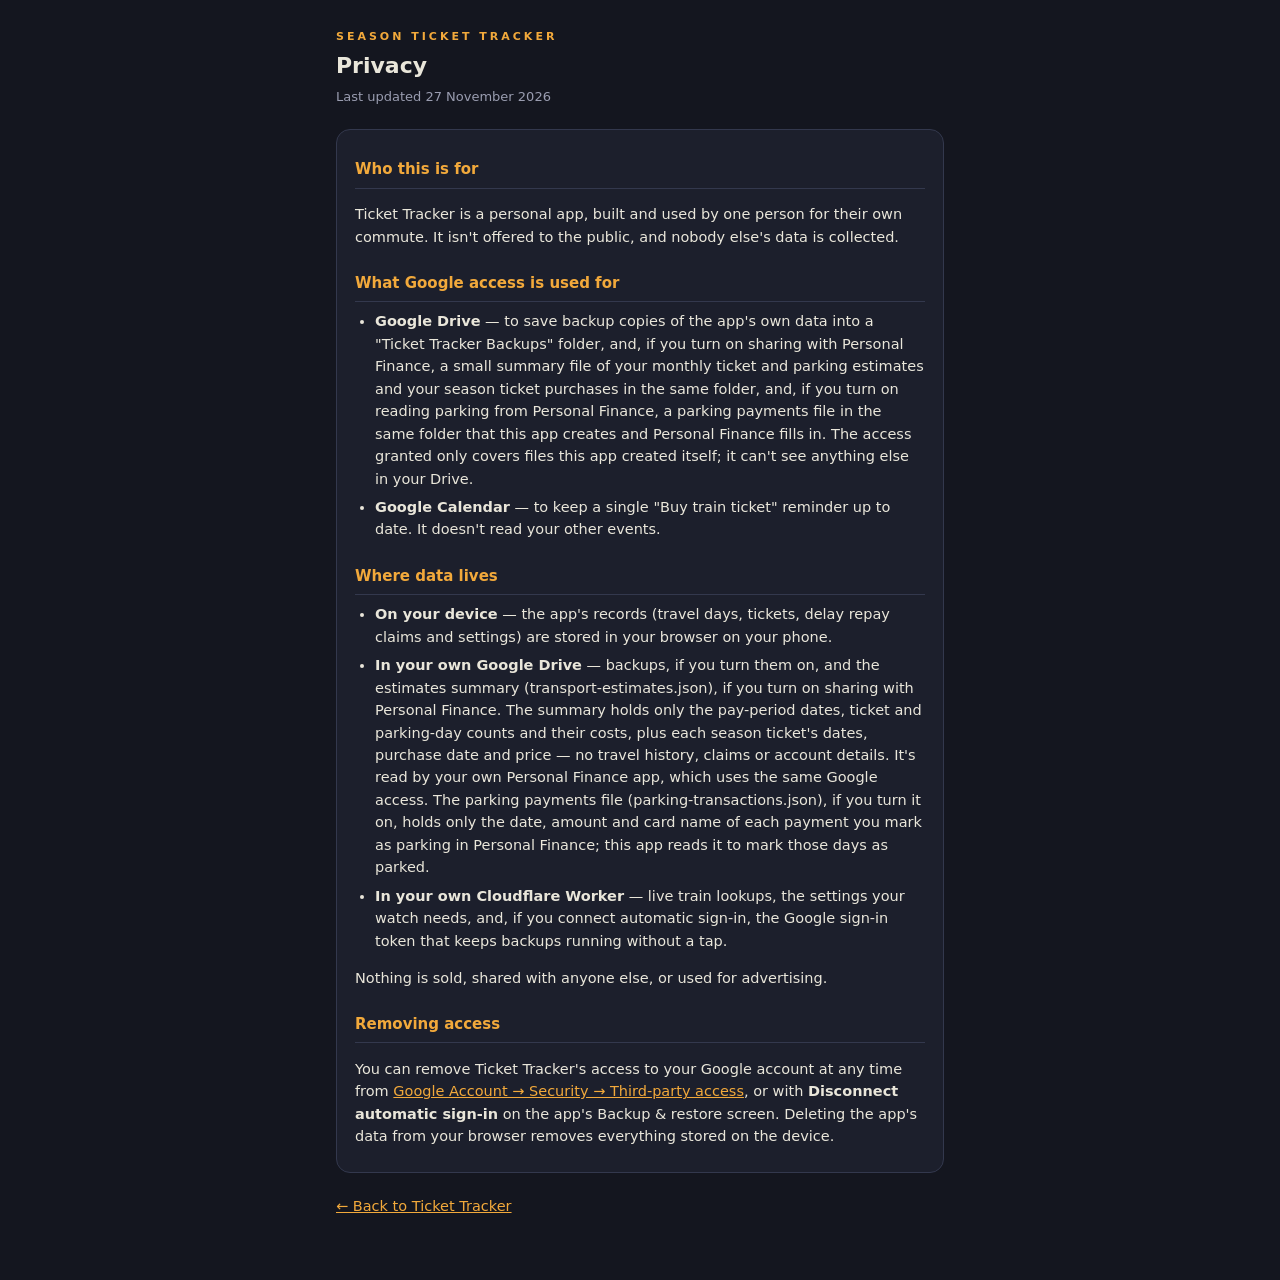
<file: privacy.html>
<!DOCTYPE html>
<html lang="en">
<head>
<meta charset="UTF-8">
<meta name="viewport" content="width=device-width, initial-scale=1.0, viewport-fit=cover">
<title>Ticket Tracker — Privacy</title>
<meta name="theme-color" content="#14161f">
<link rel="icon" href="icons/icon-192.png">
<style>
  :root{
    --board: #14161f;
    --board-2: #1c1f2c;
    --ink: #e9e6da;
    --ink-dim: #9a9db0;
    --amber: #f2a93b;
    --line: #33384d;
  }
  *{ box-sizing: border-box; }
  body{
    margin: 0;
    background: var(--board);
    color: var(--ink);
    font-family: 'Inter', system-ui, -apple-system, 'Segoe UI', sans-serif;
    line-height: 1.55;
  }
  main{
    max-width: 640px;
    margin: 0 auto;
    padding: 28px 16px 48px;
  }
  .eyebrow{
    font-size: 11px;
    letter-spacing: 3px;
    text-transform: uppercase;
    color: var(--amber);
    font-weight: 700;
    margin-bottom: 4px;
  }
  h1{ font-size: 22px; margin: 0 0 4px; font-weight: 800; }
  .updated{ color: var(--ink-dim); font-size: 13px; margin-bottom: 22px; }
  h2{
    font-size: 15px;
    color: var(--amber);
    margin: 24px 0 8px;
    padding-bottom: 6px;
    border-bottom: 1px solid var(--line);
  }
  p, li{ font-size: 14.5px; }
  ul{ padding-left: 20px; margin: 0 0 12px; }
  li{ margin-bottom: 6px; }
  a{ color: var(--amber); }
  .card{
    background: var(--board-2);
    border: 1px solid var(--line);
    border-radius: 14px;
    padding: 4px 18px 10px;
  }
</style>
</head>
<body>
<main>
  <div class="eyebrow">Season Ticket Tracker</div>
  <h1>Privacy</h1>
  <div class="updated">Last updated 27 November 2026</div>

  <div class="card">
    <h2>Who this is for</h2>
    <p>Ticket Tracker is a personal app, built and used by one person for their own commute. It isn't offered to the public, and nobody else's data is collected.</p>

    <h2>What Google access is used for</h2>
    <ul>
      <li><strong>Google Drive</strong> — to save backup copies of the app's own data into a "Ticket Tracker Backups" folder, and, if you turn on sharing with Personal Finance, a small summary file of your monthly ticket and parking estimates and your season ticket purchases in the same folder, and, if you turn on reading parking from Personal Finance, a parking payments file in the same folder that this app creates and Personal Finance fills in. The access granted only covers files this app created itself; it can't see anything else in your Drive.</li>
      <li><strong>Google Calendar</strong> — to keep a single "Buy train ticket" reminder up to date. It doesn't read your other events.</li>
    </ul>

    <h2>Where data lives</h2>
    <ul>
      <li><strong>On your device</strong> — the app's records (travel days, tickets, delay repay claims and settings) are stored in your browser on your phone.</li>
      <li><strong>In your own Google Drive</strong> — backups, if you turn them on, and the estimates summary (transport-estimates.json), if you turn on sharing with Personal Finance. The summary holds only the pay-period dates, ticket and parking-day counts and their costs, plus each season ticket's dates, purchase date and price — no travel history, claims or account details. It's read by your own Personal Finance app, which uses the same Google access. The parking payments file (parking-transactions.json), if you turn it on, holds only the date, amount and card name of each payment you mark as parking in Personal Finance; this app reads it to mark those days as parked.</li>
      <li><strong>In your own Cloudflare Worker</strong> — live train lookups, the settings your watch needs, and, if you connect automatic sign-in, the Google sign-in token that keeps backups running without a tap.</li>
    </ul>
    <p>Nothing is sold, shared with anyone else, or used for advertising.</p>

    <h2>Removing access</h2>
    <p>You can remove Ticket Tracker's access to your Google account at any time from <a href="https://myaccount.google.com/permissions" rel="noopener">Google Account → Security → Third-party access</a>, or with <strong>Disconnect automatic sign-in</strong> on the app's Backup &amp; restore screen. Deleting the app's data from your browser removes everything stored on the device.</p>
  </div>

  <p style="margin-top:22px;"><a href="./">← Back to Ticket Tracker</a></p>
</main>
</body>
</html>
</file>
